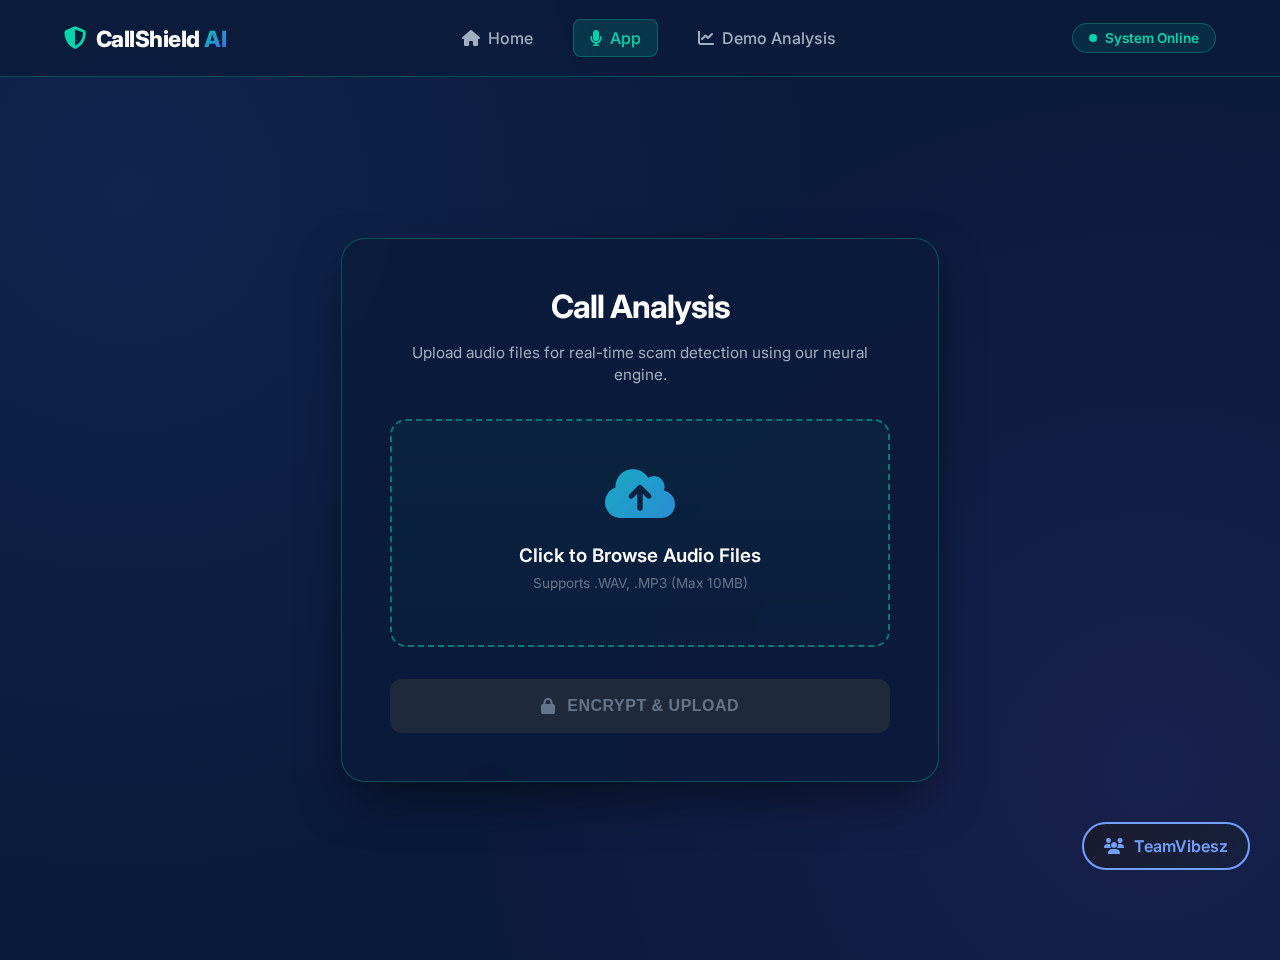
<file: frontend/index.html>
<!DOCTYPE html>
<html lang="en">
<head>
    <meta charset="UTF-8">
    <meta name="viewport" content="width=device-width, initial-scale=1.0">
    <title>CallShield AI | Premium</title>
    <link rel="stylesheet" href="https://cdnjs.cloudflare.com/ajax/libs/font-awesome/6.4.0/css/all.min.css">
    <link href="https://fonts.googleapis.com/css2?family=Inter:wght@400;600;800&display=swap" rel="stylesheet">
    
    <style>
        /* --- PREMIUM THEME VARIABLES --- */
        :root {
            --bg-deep: #0A1A3A;
            --glass-panel: rgba(10, 26, 58, 0.85);
            --border-light: rgba(0, 212, 170, 0.3);
            --primary-gradient: linear-gradient(135deg, #00D4AA 0%, #4361EE 100%);
            --accent-gradient: linear-gradient(135deg, #3b82f6 0%, #00D4AA 100%);
            --danger-gradient: linear-gradient(135deg, #FF4D4D 0%, #EF4444 100%);
            --text-main: #ffffff;
            --text-muted: #A0AEC0;
            --glow-blue: 0 0 20px rgba(0, 212, 170, 0.5);
            --glow-red: 0 0 30px rgba(255, 77, 77, 0.6);
        }

        /* RESET & BASE */
        body {
            margin: 0; font-family: 'Inter', sans-serif;
            background-color: var(--bg-deep);
            background-image: 
                radial-gradient(circle at 10% 20%, rgba(59, 130, 246, 0.1) 0%, transparent 50%),
                radial-gradient(circle at 90% 80%, rgba(139, 92, 246, 0.1) 0%, transparent 50%);
            color: var(--text-main);
            min-height: 100vh;
            overflow-x: hidden;
        }

        /* --- NAVIGATION --- */
        .navbar {
            display: flex; justify-content: space-between; align-items: center;
            padding: 1.2rem 5%;
            background: rgba(10, 26, 58, 0.8);
            backdrop-filter: blur(12px);
            border-bottom: 1px solid var(--border-light);
            position: fixed; top: 0; width: 90%; z-index: 100;
        }

        .logo { font-size: 1.4rem; font-weight: 800; letter-spacing: -0.5px; display: flex; align-items: center; gap: 10px; }
        .logo i { color: #00D4AA; }
        .logo span { background: var(--primary-gradient); -webkit-background-clip: text; -webkit-text-fill-color: transparent; }

        /* --- NAVIGATION LINKS --- */
        .nav-links {
            display: flex;
            gap: 1.5rem;
            align-items: center;
        }
        
        .nav-link {
            color: var(--text-muted);
            text-decoration: none;
            font-weight: 500;
            padding: 8px 16px;
            border-radius: 8px;
            transition: all 0.3s ease;
            display: flex;
            align-items: center;
            gap: 8px;
        }
        
        .nav-link:hover {
            color: #00D4AA;
            background: rgba(0, 212, 170, 0.1);
        }
        
        .nav-link.active {
            background: rgba(0, 212, 170, 0.15);
            color: #00D4AA;
            border: 1px solid rgba(0, 212, 170, 0.3);
        }

        .status-pill {
            background: rgba(0, 212, 170, 0.1); color: #00D4AA;
            padding: 6px 16px; border-radius: 20px; font-size: 0.85rem; font-weight: 600;
            border: 1px solid rgba(0, 212, 170, 0.3);
            display: flex; align-items: center; gap: 8px;
        }
        .pulse-dot {
            width: 8px; height: 8px; background: #00D4AA; border-radius: 50%;
            box-shadow: 0 0 0 rgba(0, 212, 170, 0.4);
            animation: pulse 2s infinite;
        }
        @keyframes pulse { 0% { box-shadow: 0 0 0 0 rgba(0, 212, 170, 0.4); } 70% { box-shadow: 0 0 0 10px rgba(0, 212, 170, 0); } 100% { box-shadow: 0 0 0 0 rgba(0, 212, 170, 0); } }

        /* --- LAYOUTS --- */
        .container-center {
            display: flex; justify-content: center; align-items: center;
            min-height: 100vh; padding-top: 60px; /* offset for navbar */
            animation: slideUp 0.6s cubic-bezier(0.16, 1, 0.3, 1);
        }

        @keyframes slideUp { from { opacity: 0; transform: translateY(20px); } to { opacity: 1; transform: translateY(0); } }

        .glass-card {
            background: var(--glass-panel);
            border: 1px solid var(--border-light);
            backdrop-filter: blur(20px);
            border-radius: 24px;
            padding: 3rem;
            width: 100%; max-width: 500px;
            text-align: center;
            box-shadow: 0 20px 50px -10px rgba(0, 0, 0, 0.5);
            position: relative;
        }

        /* --- UPLOAD PAGE STYLES --- */
        h1 { margin: 0 0 10px 0; font-size: 2rem; letter-spacing: -1px; }
        .subtitle { color: var(--text-muted); font-size: 0.95rem; margin-bottom: 2rem; line-height: 1.5; }

        .upload-zone {
            border: 2px dashed rgba(0, 212, 170, 0.5);
            border-radius: 16px; padding: 2.5rem;
            background: linear-gradient(180deg, rgba(0, 212, 170, 0.05) 0%, rgba(0, 212, 170, 0.02) 100%);
            cursor: pointer; transition: all 0.3s ease;
            margin-bottom: 2rem;
        }
        .upload-zone:hover { border-color: #00D4AA; transform: translateY(-3px); box-shadow: 0 10px 30px -10px rgba(0, 212, 170, 0.3); }

        .btn {
            width: 100%; padding: 18px; border: none; border-radius: 12px;
            font-weight: 700; font-size: 1rem; cursor: pointer;
            display: flex; justify-content: center; align-items: center; gap: 12px;
            transition: all 0.3s ease; text-transform: uppercase; letter-spacing: 0.5px;
        }
        
        .btn-primary { background: var(--primary-gradient); color: white; box-shadow: var(--glow-blue); }
        .btn-primary:hover { transform: translateY(-2px); box-shadow: 0 0 30px rgba(0, 212, 170, 0.6); }

        .btn-success { background: #00D4AA; color: white; cursor: default; }

        .btn-analyze { background: var(--accent-gradient); color: white; box-shadow: 0 0 20px rgba(67, 97, 238, 0.5); }
        .btn-analyze:hover { transform: translateY(-2px); filter: brightness(1.1); }

        .btn-disabled { background: #1e293b; color: #64748b; cursor: not-allowed; }

        /* --- DASHBOARD LAYOUT (2 Column Grid) --- */
        .dashboard-container {
            width: 100%; max-width: 1100px;
            display: grid; grid-template-columns: 350px 1fr; gap: 2rem;
            align-items: start;
        }

        .metric-card {
            background: var(--glass-panel); border: 1px solid var(--border-light);
            border-radius: 20px; padding: 2.5rem 2rem;
            text-align: center; box-shadow: 0 20px 40px rgba(0,0,0,0.4);
        }

        .risk-circle-wrapper { position: relative; width: 180px; height: 180px; margin: 0 auto 2rem; }
        .risk-circle {
            width: 100%; height: 100%; border-radius: 50%;
            border: 8px solid #FF4D4D;
            display: flex; flex-direction: column; justify-content: center; align-items: center;
            box-shadow: var(--glow-red); background: rgba(255, 77, 77, 0.05);
            animation: breathe 3s infinite ease-in-out;
        }
        @keyframes breathe { 0%, 100% { box-shadow: 0 0 20px rgba(255, 77, 77, 0.4); } 50% { box-shadow: 0 0 40px rgba(255, 77, 77, 0.8); } }

        .risk-val { font-size: 3.5rem; font-weight: 800; line-height: 1; text-shadow: 0 0 10px rgba(255, 77, 77, 0.7); }
        .risk-label { font-size: 0.75rem; letter-spacing: 2px; color: var(--text-muted); margin-top: 5px; }

        .alert-badge {
            background: rgba(255, 77, 77, 0.15); color: #FFA5A5;
            padding: 12px; border-radius: 10px; font-weight: 700;
            border: 1px solid rgba(255, 77, 77, 0.4); margin-bottom: 2rem;
            display: flex; justify-content: center; align-items: center; gap: 10px;
        }

        .stats-grid { display: grid; grid-template-columns: 1fr 1fr; border-top: 1px solid var(--border-light); padding-top: 1.5rem; }
        .stat-item h4 { margin: 0; font-size: 1.2rem; }
        .stat-item p { margin: 5px 0 0; font-size: 0.8rem; color: var(--text-muted); }

        .transcript-container {
            background: var(--glass-panel); border: 1px solid var(--border-light);
            border-radius: 20px; overflow: hidden; height: 100%; min-height: 500px;
            display: flex; flex-direction: column;
        }

        .transcript-header {
            padding: 1.5rem; background: rgba(10, 26, 58, 0.5);
            border-bottom: 1px solid var(--border-light);
            display: flex; justify-content: space-between; align-items: center;
        }

        .transcript-body {
            flex-grow: 1; padding: 2rem; overflow-y: auto;
            color: #e2e8f0; line-height: 1.8; font-size: 1rem;
        }

        .speaker { color: #00D4AA; font-weight: 700; margin-top: 1.5rem; font-size: 0.9rem; display: flex; align-items: center; gap: 8px; }
        .highlight { background: rgba(255, 77, 77, 0.25); color: #FFD4D4; padding: 0 4px; border-bottom: 2px solid #FF4D4D; border-radius: 4px; }
        .flag-box { margin-top: 30px; border-top: 1px dashed #475569; padding-top: 20px; font-family: monospace; color: #FF4D4D; font-size: 0.9rem; }

        /* --- UTILS --- */
        .hidden { display: none !important; }

        /* Loader */
        .loader-overlay {
            position: absolute; inset: 0; background: rgba(10, 26, 58, 0.95);
            border-radius: 24px; z-index: 20;
            display: flex; flex-direction: column; justify-content: center; align-items: center;
        }
        .spinner {
            width: 50px; height: 50px; border: 4px solid rgba(0, 212, 170, 0.1);
            border-top-color: #00D4AA; border-radius: 50%;
            animation: spin 0.8s infinite linear; margin-bottom: 1.5rem;
        }
        @keyframes spin { to { transform: rotate(360deg); } }
    </style>
</head>
<body>

    <nav class="navbar">
        <div class="logo">
            <i class="fa-solid fa-shield-halved"></i>
            <div>CallShield <span>AI</span></div>
        </div>
        
        <div class="nav-links">
            <a href="home.html" class="nav-link">
                <i class="fa-solid fa-home"></i> Home
            </a>
            <a href="index.html" class="nav-link active">
                <i class="fa-solid fa-microphone"></i> App
            </a>
            <a href="analysis.html" class="nav-link">
                <i class="fa-solid fa-chart-line"></i> Demo Analysis
            </a>
        </div>
        
        <div class="status-pill">
            <div class="pulse-dot"></div> System Online
        </div>
    </nav>

    <section id="viewUpload" class="container-center">
        <div class="glass-card">
            <h1>Call Analysis</h1>
            <p class="subtitle">Upload audio files for real-time scam detection using our neural engine.</p>

            <div class="upload-zone" onclick="document.getElementById('fileInput').click()">
                <div style="font-size:3.5rem; margin-bottom:15px; background: var(--primary-gradient); -webkit-background-clip: text; -webkit-text-fill-color: transparent;">
                    <i class="fa-solid fa-cloud-arrow-up"></i>
                </div>
                <h3 id="fileName" style="margin:0; font-weight:600;">Click to Browse Audio Files</h3>
                <p style="color:#64748b; font-size:0.85rem; margin-top:8px;">Supports .WAV, .MP3 (Max 10MB)</p>
                <input type="file" id="fileInput" hidden accept=".wav,.mp3">
            </div>

            <button id="btnUpload" class="btn btn-disabled" disabled>
                <i class="fa-solid fa-lock"></i> Encrypt & Upload
            </button>
            
            <button id="btnAnalyze" class="btn btn-analyze hidden">
                <i class="fa-solid fa-microchip"></i> Run Analysis Pipeline
            </button>

            <div id="loader" class="loader-overlay hidden">
                <div class="spinner"></div>
                <h3 style="margin:0 0 5px 0;">Processing Neural Network</h3>
                <p style="color:#94a3b8; font-size:0.9rem;">Analyzing Voice Patterns...</p>
            </div>
        </div>
        <div class="pulse-badge">
    <div class="pulse-ring"></div>
    <div class="pulse-ring delay-1"></div>
    <div class="badge-content">
        <i class="fas fa-users"></i>
        <span>TeamVibesz</span>
    </div>
</div>

<style>
.pulse-badge {
    position: fixed;
    bottom: 30px;
    right: 30px;
    z-index: 1000;
}

.badge-content {
    background: linear-gradient(135deg, #1a1a2e, #16213e);
    color: #70a1ff;
    padding: 12px 20px;
    border-radius: 25px;
    display: flex;
    align-items: center;
    gap: 10px;
    font-weight: 600;
    font-size: 16px;
    border: 2px solid #70a1ff;
    position: relative;
    z-index: 2;
    cursor: pointer;
    transition: all 0.3s ease;
}

.badge-content:hover {
    background: rgba(112, 161, 255, 0.1);
    transform: scale(1.05);
}

.pulse-ring {
    position: absolute;
    width: 100%;
    height: 100%;
    background: #70a1ff;
    border-radius: 25px;
    z-index: 1;
    animation: pulse 2s infinite;
    opacity: 0;
}

.delay-1 {
    animation-delay: 0.5s;
}

@keyframes pulse {
    0% {
        transform: scale(1);
        opacity: 0.5;
    }
    100% {
        transform: scale(1.2);
        opacity: 0;
    }
}
</style>
    </section>

    <section id="viewDashboard" class="container-center hidden" style="align-items: start; padding-top: 100px;">
        <div class="dashboard-container">
            
            <div class="metric-card">
                <h2 style="margin-top:0; margin-bottom:2rem;">Threat Assessment</h2>
                
                <div class="risk-circle-wrapper">
                    <div class="risk-circle">
                        <span class="risk-val">92</span>
                        <span class="risk-label">RISK SCORE</span>
                    </div>
                </div>

                <div class="alert-badge">
                    <i class="fa-solid fa-triangle-exclamation"></i> SCAM DETECTED
                </div>

                <div class="stats-grid">
                    <div class="stat-item" style="border-right: 1px solid var(--border-light);">
                        <h4>98.5%</h4>
                        <p>Confidence</p>
                    </div>
                    <div class="stat-item">
                        <h4>5 Found</h4>
                        <p>Keywords</p>
                    </div>
                </div>

                <div style="margin-top:2rem; display: flex; flex-direction: column; gap: 1rem;">
                    <button onclick="location.reload()" style="background:transparent; border:1px solid #475569; color:#94a3b8; padding:12px 24px; border-radius:8px; cursor:pointer; width:100%; transition:0.2s;">
                        <i class="fa-solid fa-rotate-left"></i> New Analysis
                    </button>
                    <a href="analysis.html" style="background: var(--primary-gradient); color: white; padding:12px 24px; border-radius:8px; text-decoration: none; text-align: center; font-weight: 600; display: flex; align-items: center; justify-content: center; gap: 10px;">
                        <i class="fa-solid fa-chart-line"></i> View Detailed Analysis
                    </a>
                </div>
            </div>

            <div class="transcript-container">
                <div class="transcript-header">
                    <h3 style="margin:0; display:flex; align-items:center; gap:10px;">
                        <i class="fa-solid fa-file-waveform" style="color:#00D4AA;"></i> Live Transcript
                    </h3>
                    <span style="background:#1e293b; color:#94a3b8; padding:4px 10px; border-radius:6px; font-size:0.75rem; font-weight:700;">ENGLISH-US</span>
                </div>

                <div class="transcript-body">
                    <div class="speaker"><i class="fa-regular fa-user"></i> Unknown Caller (00:01)</div>
                    <p>Hello, this is Officer John from the <span class="highlight">IRS</span>.</p>
                    
                    <div class="speaker"><i class="fa-regular fa-user"></i> Unknown Caller (00:05)</div>
                    <p>We have noticed <span class="highlight">suspicious activity</span> on your Social Security number.</p>
    
                    <div class="speaker"><i class="fa-regular fa-user"></i> Unknown Caller (00:12)</div>
                    <p>There is a <span class="highlight">warrant out for your arrest</span>. You must make an immediate payment via <span class="highlight">gift card</span> to avoid jail time.</p>
                    
                    <div class="speaker"><i class="fa-regular fa-user"></i> Unknown Caller (00:18)</div>
                    <p>If you hang up, local officers will be dispatched to your location immediately.</p>

                    <div class="flag-box">
                        <i class="fa-solid fa-bug"></i> [ SYSTEM FLAG: FINANCIAL COERCION DETECTED ]<br>
                        <i class="fa-solid fa-bug"></i> [ SYSTEM FLAG: URGENCY PATTERN MATCHED ]
                    </div>
                </div>
            </div>

        </div>
    </section>

    <script>
        const fileInput = document.getElementById('fileInput');
        const fileName = document.getElementById('fileName');
        const btnUpload = document.getElementById('btnUpload');
        const btnAnalyze = document.getElementById('btnAnalyze');
        const loader = document.getElementById('loader');
        const viewUpload = document.getElementById('viewUpload');
        const viewDashboard = document.getElementById('viewDashboard');

        // 1. File Selection
        fileInput.addEventListener('change', (e) => {
            if(e.target.files[0]) {
                fileName.innerHTML = `<span style="color:#00D4AA">${e.target.files[0].name}</span>`;
                btnUpload.disabled = false;
                btnUpload.classList.remove('btn-disabled');
                btnUpload.classList.add('btn-primary');
            }
        });

        // 2. Upload Animation
        btnUpload.addEventListener('click', () => {
            btnUpload.innerHTML = `<i class="fa-solid fa-check"></i> Upload Successful`;
            btnUpload.classList.remove('btn-primary');
            btnUpload.classList.add('btn-success');
            
            setTimeout(() => {
                btnUpload.classList.add('hidden');
                btnAnalyze.classList.remove('hidden');
            }, 600);
        });

        // 3. Page Switch
        btnAnalyze.addEventListener('click', () => {
            loader.classList.remove('hidden');
            
            setTimeout(() => {
                viewUpload.classList.add('hidden');
                viewDashboard.classList.remove('hidden');
                viewDashboard.classList.add('container-center');
            }, 2000);
        });
    </script>
</body>
</html>
</file>
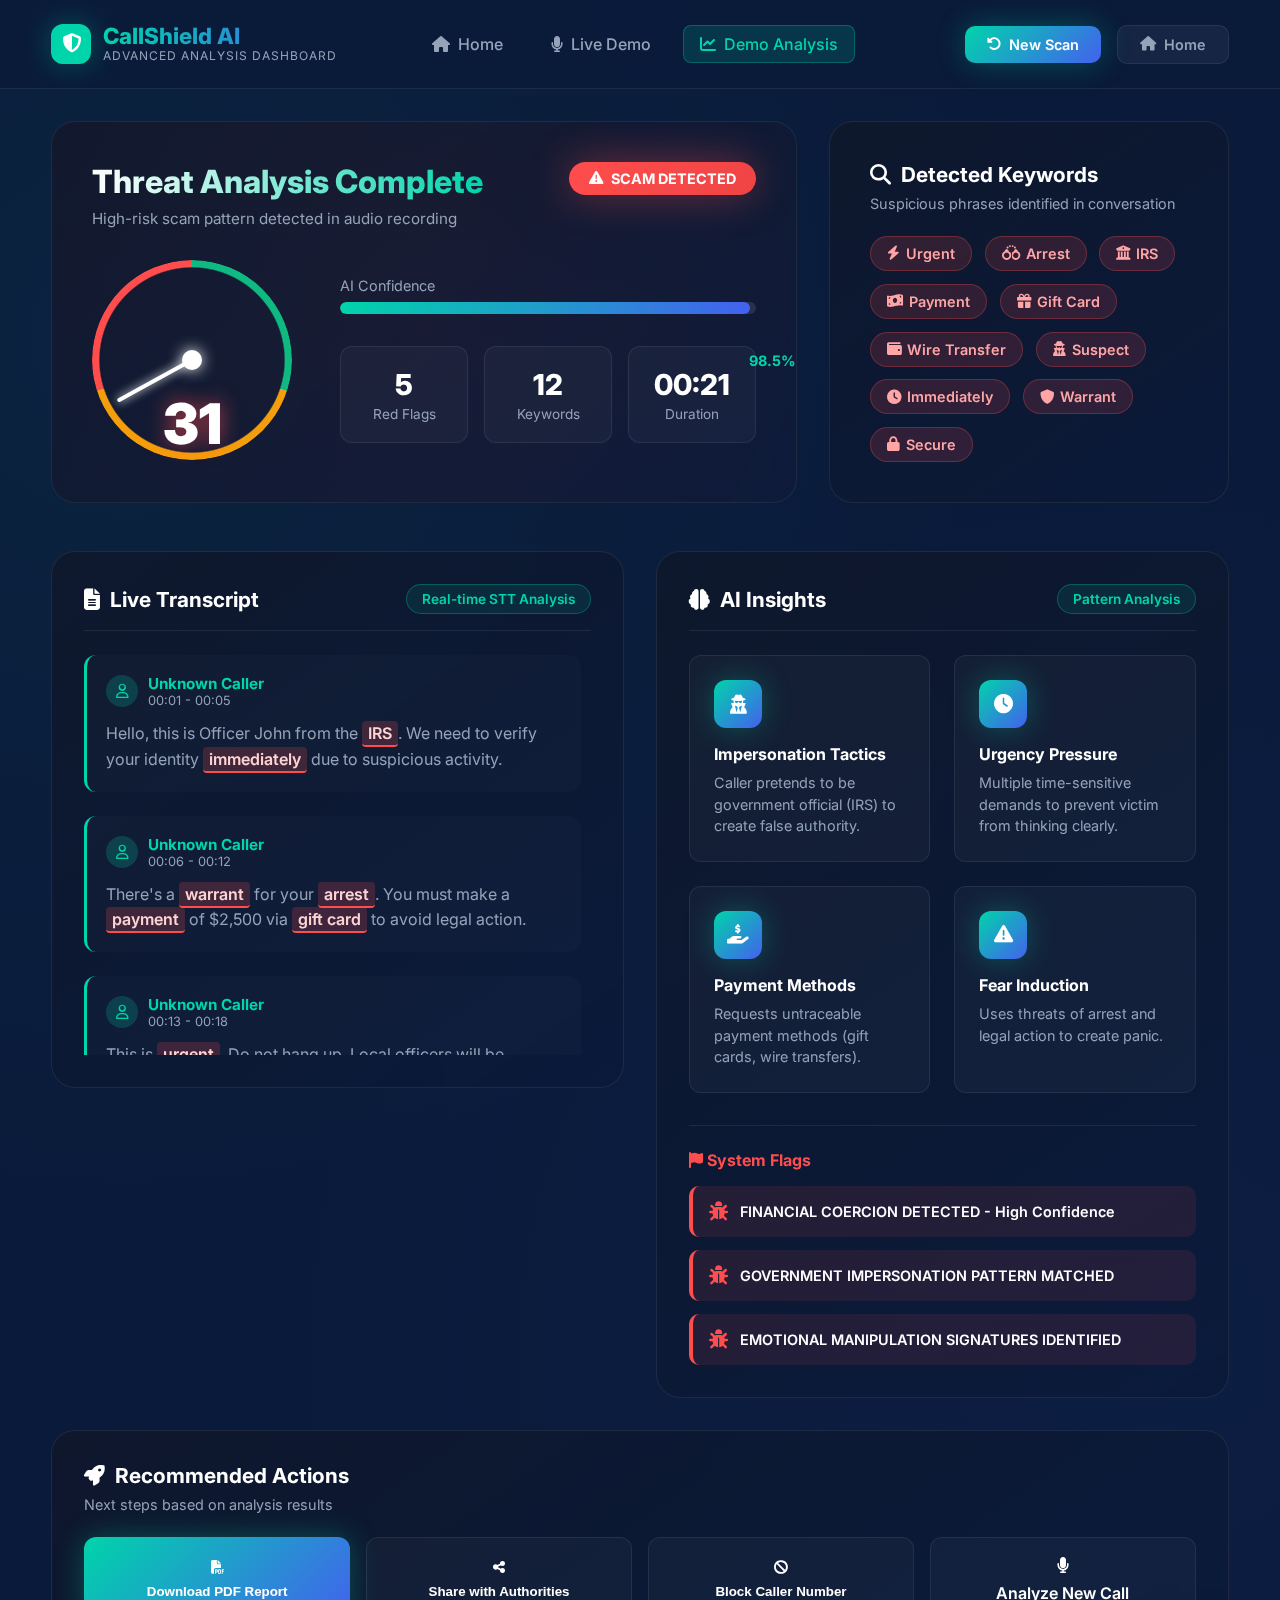
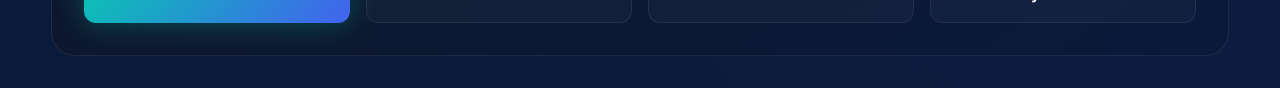
<file: frontend/analysis.html>
<!DOCTYPE html>
<html lang="en">
<head>
    <meta charset="UTF-8">
    <meta name="viewport" content="width=device-width, initial-scale=1.0">
    <title>CallShield AI | Advanced Analysis</title>
    <link rel="stylesheet" href="https://cdnjs.cloudflare.com/ajax/libs/font-awesome/6.4.0/css/all.min.css">
    <link href="https://fonts.googleapis.com/css2?family=Inter:wght@300;400;500;600;700;800;900&display=swap" rel="stylesheet">
    
    <style>
        /* --- PREMIUM VARIABLES --- */
        :root {
            --bg-deep: #0A1A3A;
            --bg-darker: #070F23;
            --glass-dark: rgba(15, 23, 42, 0.85);
            --glass-light: rgba(255, 255, 255, 0.05);
            --border-neon: rgba(0, 212, 170, 0.4);
            --border-subtle: rgba(255, 255, 255, 0.08);
            --primary: #00D4AA;
            --primary-dark: #00B894;
            --accent: #4361EE;
            --danger: #FF4D4D;
            --warning: #F59E0B;
            --success: #10B981;
            --text-main: #FFFFFF;
            --text-dim: #94A3B8;
            --glow-blue: 0 0 30px rgba(0, 212, 170, 0.3);
            --glow-red: 0 0 40px rgba(255, 77, 77, 0.4);
        }

        /* --- BASE & RESET --- */
        * {
            margin: 0;
            padding: 0;
            box-sizing: border-box;
        }

        html {
            scroll-behavior: smooth;
        }

        body {
            font-family: 'Inter', sans-serif;
            background: var(--bg-deep);
            color: var(--text-main);
            min-height: 100vh;
            overflow-x: hidden;
            background-image: 
                radial-gradient(circle at 10% 20%, rgba(0, 212, 170, 0.05) 0%, transparent 50%),
                radial-gradient(circle at 90% 80%, rgba(67, 97, 238, 0.05) 0%, transparent 50%);
            animation: bgPulse 20s infinite alternate;
        }

        @keyframes bgPulse {
            0% { background-position: 0% 0%; }
            100% { background-position: 20px 20px; }
        }

        /* --- NAVIGATION --- */
        .top-nav {
            display: flex;
            justify-content: space-between;
            align-items: center;
            padding: 1.5rem 4%;
            background: rgba(10, 26, 58, 0.8);
            backdrop-filter: blur(15px);
            border-bottom: 1px solid var(--border-subtle);
            position: sticky;
            top: 0;
            z-index: 1000;
        }

        .nav-brand {
            display: flex;
            align-items: center;
            gap: 12px;
        }

        .brand-icon {
            width: 40px;
            height: 40px;
            background: var(--primary);
            border-radius: 12px;
            display: flex;
            align-items: center;
            justify-content: center;
            font-size: 1.2rem;
            box-shadow: var(--glow-blue);
        }

        .brand-text h1 {
            font-size: 1.4rem;
            font-weight: 800;
            background: linear-gradient(90deg, var(--primary), var(--accent));
            -webkit-background-clip: text;
            background-clip: text;
            color: transparent;
            line-height: 1;
        }

        .brand-text p {
            font-size: 0.75rem;
            color: var(--text-dim);
            letter-spacing: 1px;
        }

        /* --- NAVIGATION LINKS --- */
        .nav-links {
            display: flex;
            gap: 1rem;
            margin-right: 2rem;
        }
        
        .nav-link {
            color: var(--text-dim);
            text-decoration: none;
            font-weight: 500;
            padding: 8px 16px;
            border-radius: 8px;
            transition: all 0.3s ease;
            display: flex;
            align-items: center;
            gap: 8px;
        }
        
        .nav-link:hover {
            color: #00D4AA;
            background: rgba(0, 212, 170, 0.1);
        }
        
        .nav-link.active {
            background: rgba(0, 212, 170, 0.15);
            color: #00D4AA;
            border: 1px solid rgba(0, 212, 170, 0.3);
        }

        .nav-actions {
            display: flex;
            gap: 1rem;
            align-items: center;
        }

        .nav-btn {
            padding: 10px 22px;
            border-radius: 10px;
            text-decoration: none;
            font-weight: 600;
            font-size: 0.9rem;
            display: flex;
            align-items: center;
            gap: 8px;
            transition: all 0.3s cubic-bezier(0.4, 0, 0.2, 1);
        }

        .nav-btn-primary {
            background: linear-gradient(135deg, var(--primary), var(--accent));
            color: white;
            box-shadow: var(--glow-blue);
        }

        .nav-btn-primary:hover {
            transform: translateY(-2px);
            box-shadow: 0 10px 25px rgba(0, 212, 170, 0.4);
        }

        .nav-btn-secondary {
            background: rgba(255, 255, 255, 0.05);
            color: var(--text-dim);
            border: 1px solid var(--border-subtle);
        }

        .nav-btn-secondary:hover {
            background: rgba(255, 255, 255, 0.1);
            border-color: var(--border-neon);
        }

        /* --- MAIN LAYOUT --- */
        .dashboard {
            padding: 2rem 4%;
            max-width: 1400px;
            margin: 0 auto;
        }

        /* --- HERO METRICS SECTION --- */
        .hero-metrics {
            display: grid;
            grid-template-columns: 1fr 400px;
            gap: 2rem;
            margin-bottom: 3rem;
        }

        .risk-hero {
            background: linear-gradient(145deg, var(--glass-dark), rgba(10, 26, 58, 0.9));
            border-radius: 24px;
            padding: 2.5rem;
            border: 1px solid var(--border-subtle);
            backdrop-filter: blur(20px);
            position: relative;
            overflow: hidden;
        }

        .risk-hero::before {
            content: '';
            position: absolute;
            top: -50%;
            left: -50%;
            width: 200%;
            height: 200%;
            background: radial-gradient(circle, var(--danger) 0%, transparent 70%);
            opacity: 0.05;
            animation: rotate 20s linear infinite;
        }

        @keyframes rotate {
            from { transform: rotate(0deg); }
            to { transform: rotate(360deg); }
        }

        .risk-header {
            display: flex;
            justify-content: space-between;
            align-items: flex-start;
            margin-bottom: 2rem;
            position: relative;
            z-index: 2;
        }

        .risk-title h2 {
            font-size: 2rem;
            font-weight: 800;
            margin-bottom: 0.5rem;
            background: linear-gradient(90deg, #fff, var(--primary));
            -webkit-background-clip: text;
            background-clip: text;
            color: transparent;
        }

        .risk-title p {
            color: var(--text-dim);
            font-size: 0.95rem;
        }

        .risk-badge {
            background: linear-gradient(135deg, var(--danger), #EF4444);
            color: white;
            padding: 8px 20px;
            border-radius: 30px;
            font-weight: 700;
            font-size: 0.9rem;
            display: flex;
            align-items: center;
            gap: 8px;
            box-shadow: var(--glow-red);
        }

        /* RISK VISUALIZATION */
        .risk-visual {
            display: flex;
            align-items: center;
            gap: 3rem;
            position: relative;
            z-index: 2;
        }

        .gauge-container {
            position: relative;
            width: 200px;
            height: 200px;
        }

        .gauge-background {
            width: 100%;
            height: 100%;
            border-radius: 50%;
            background: conic-gradient(
                #10B981 0% 30%,
                #F59E0B 30% 70%,
                var(--danger) 70% 100%
            );
            mask: radial-gradient(transparent 65%, black 66%);
            -webkit-mask: radial-gradient(transparent 65%, black 66%);
        }

        .gauge-needle {
            position: absolute;
            top: 50%;
            left: 50%;
            width: 4px;
            height: 85px;
            background: white;
            transform-origin: bottom center;
            transform: translate(-50%, -100%) rotate(calc(92deg * 3.6 - 90deg));
            border-radius: 4px;
            box-shadow: 0 0 10px white;
            transition: transform 1.5s cubic-bezier(0.34, 1.56, 0.64, 1);
        }

        .gauge-center {
            position: absolute;
            top: 50%;
            left: 50%;
            transform: translate(-50%, -50%);
            width: 20px;
            height: 20px;
            background: white;
            border-radius: 50%;
            box-shadow: 0 0 15px white;
        }

        .gauge-value {
            position: absolute;
            top: 50%;
            left: 50%;
            transform: translate(-50%, 30px);
            font-size: 3.5rem;
            font-weight: 900;
            text-shadow: 0 0 20px rgba(255, 77, 77, 0.7);
        }

        /* RISK DETAILS */
        .risk-details {
            flex: 1;
        }

        .confidence-meter {
            margin-bottom: 2rem;
        }

        .confidence-label {
            display: flex;
            justify-content: space-between;
            margin-bottom: 0.5rem;
            font-size: 0.9rem;
            color: var(--text-dim);
        }

        .meter-bar {
            height: 12px;
            background: rgba(255, 255, 255, 0.1);
            border-radius: 6px;
            overflow: hidden;
            position: relative;
        }

        .meter-fill {
            height: 100%;
            width: 98.5%;
            background: linear-gradient(90deg, var(--primary), var(--accent));
            border-radius: 6px;
            position: relative;
            animation: fillWidth 1.5s ease-out;
        }

        @keyframes fillWidth {
            from { width: 0%; }
            to { width: 98.5%; }
        }

        .confidence-value {
            position: absolute;
            right: -40px;
            top: 50%;
            transform: translateY(-50%);
            font-weight: 700;
            color: var(--primary);
        }

        /* QUICK STATS */
        .quick-stats {
            display: grid;
            grid-template-columns: repeat(3, 1fr);
            gap: 1rem;
        }

        .stat-card {
            background: rgba(255, 255, 255, 0.03);
            border: 1px solid var(--border-subtle);
            border-radius: 12px;
            padding: 1.2rem;
            text-align: center;
            transition: all 0.3s ease;
        }

        .stat-card:hover {
            background: rgba(255, 255, 255, 0.06);
            border-color: var(--border-neon);
            transform: translateY(-3px);
        }

        .stat-value {
            font-size: 1.8rem;
            font-weight: 800;
            margin-bottom: 0.3rem;
        }

        .stat-label {
            font-size: 0.85rem;
            color: var(--text-dim);
        }

        /* KEYWORDS PANEL */
        .keywords-panel {
            background: linear-gradient(145deg, var(--glass-dark), rgba(10, 26, 58, 0.9));
            border-radius: 24px;
            padding: 2.5rem;
            border: 1px solid var(--border-subtle);
            backdrop-filter: blur(20px);
        }

        .panel-header {
            margin-bottom: 1.5rem;
        }

        .panel-header h3 {
            font-size: 1.3rem;
            font-weight: 700;
            display: flex;
            align-items: center;
            gap: 10px;
            margin-bottom: 0.5rem;
        }

        .panel-header p {
            color: var(--text-dim);
            font-size: 0.9rem;
        }

        .keywords-cloud {
            display: flex;
            flex-wrap: wrap;
            gap: 0.8rem;
        }

        .keyword-tag {
            background: rgba(255, 77, 77, 0.15);
            color: #FFA5A5;
            padding: 8px 16px;
            border-radius: 20px;
            font-size: 0.9rem;
            font-weight: 600;
            border: 1px solid rgba(255, 77, 77, 0.3);
            transition: all 0.3s ease;
            display: flex;
            align-items: center;
            gap: 6px;
        }

        .keyword-tag:hover {
            background: rgba(255, 77, 77, 0.25);
            transform: scale(1.05);
            box-shadow: 0 5px 15px rgba(255, 77, 77, 0.2);
        }

        /* --- MAIN CONTENT GRID --- */
        .content-grid {
            display: grid;
            grid-template-columns: 1fr 1fr;
            gap: 2rem;
        }

        /* TRANSCRIPT CARD */
        .transcript-card {
            background: linear-gradient(145deg, var(--glass-dark), rgba(10, 26, 58, 0.9));
            border-radius: 24px;
            padding: 2rem;
            border: 1px solid var(--border-subtle);
            backdrop-filter: blur(20px);
            height: fit-content;
        }

        .card-header {
            display: flex;
            justify-content: space-between;
            align-items: center;
            margin-bottom: 1.5rem;
            padding-bottom: 1rem;
            border-bottom: 1px solid var(--border-subtle);
        }

        .card-header h3 {
            font-size: 1.3rem;
            font-weight: 700;
            display: flex;
            align-items: center;
            gap: 10px;
        }

        .card-badge {
            background: rgba(0, 212, 170, 0.1);
            color: var(--primary);
            padding: 6px 15px;
            border-radius: 20px;
            font-size: 0.85rem;
            font-weight: 600;
            border: 1px solid rgba(0, 212, 170, 0.3);
        }

        .transcript-content {
            max-height: 400px;
            overflow-y: auto;
            padding-right: 10px;
        }

        .transcript-content::-webkit-scrollbar {
            width: 6px;
        }

        .transcript-content::-webkit-scrollbar-track {
            background: rgba(255, 255, 255, 0.05);
            border-radius: 10px;
        }

        .transcript-content::-webkit-scrollbar-thumb {
            background: linear-gradient(var(--primary), var(--accent));
            border-radius: 10px;
        }

        .message-block {
            margin-bottom: 1.5rem;
            padding: 1.2rem;
            background: rgba(255, 255, 255, 0.02);
            border-radius: 12px;
            border-left: 3px solid var(--primary);
        }

        .speaker-info {
            display: flex;
            align-items: center;
            gap: 10px;
            margin-bottom: 0.8rem;
        }

        .speaker-avatar {
            width: 32px;
            height: 32px;
            background: rgba(0, 212, 170, 0.2);
            border-radius: 50%;
            display: flex;
            align-items: center;
            justify-content: center;
            color: var(--primary);
            font-size: 0.9rem;
        }

        .speaker-meta {
            flex: 1;
        }

        .speaker-name {
            font-weight: 700;
            font-size: 0.95rem;
            color: var(--primary);
        }

        .speaker-time {
            font-size: 0.8rem;
            color: var(--text-dim);
        }

        .message-text {
            line-height: 1.6;
            color: var(--text-dim);
        }

        .highlighted-word {
            background: rgba(255, 77, 77, 0.2);
            color: #FFD4D4;
            padding: 2px 6px;
            border-radius: 4px;
            font-weight: 600;
            border-bottom: 2px solid var(--danger);
        }

        /* ANALYSIS INSIGHTS */
        .insights-card {
            background: linear-gradient(145deg, var(--glass-dark), rgba(10, 26, 58, 0.9));
            border-radius: 24px;
            padding: 2rem;
            border: 1px solid var(--border-subtle);
            backdrop-filter: blur(20px);
        }

        .insights-grid {
            display: grid;
            grid-template-columns: repeat(2, 1fr);
            gap: 1.5rem;
        }

        .insight-item {
            background: rgba(255, 255, 255, 0.03);
            border: 1px solid var(--border-subtle);
            border-radius: 12px;
            padding: 1.5rem;
            transition: all 0.3s ease;
        }

        .insight-item:hover {
            background: rgba(255, 255, 255, 0.06);
            border-color: var(--border-neon);
            transform: translateY(-3px);
        }

        .insight-icon {
            width: 48px;
            height: 48px;
            background: linear-gradient(135deg, var(--primary), var(--accent));
            border-radius: 12px;
            display: flex;
            align-items: center;
            justify-content: center;
            margin-bottom: 1rem;
            font-size: 1.2rem;
            box-shadow: var(--glow-blue);
        }

        .insight-title {
            font-size: 1rem;
            font-weight: 700;
            margin-bottom: 0.5rem;
            color: var(--text-main);
        }

        .insight-desc {
            font-size: 0.9rem;
            color: var(--text-dim);
            line-height: 1.5;
        }

        /* FLAGS SECTION */
        .flags-section {
            margin-top: 2rem;
            padding-top: 1.5rem;
            border-top: 1px solid var(--border-subtle);
        }

        .flags-list {
            display: flex;
            flex-direction: column;
            gap: 0.8rem;
        }

        .flag-item {
            display: flex;
            align-items: center;
            gap: 12px;
            padding: 1rem;
            background: rgba(255, 77, 77, 0.1);
            border-radius: 10px;
            border-left: 4px solid var(--danger);
        }

        .flag-icon {
            color: var(--danger);
            font-size: 1.2rem;
        }

        .flag-text {
            flex: 1;
            font-size: 0.9rem;
            font-weight: 600;
        }

        /* --- ACTIONS PANEL --- */
        .actions-panel {
            background: linear-gradient(145deg, var(--glass-dark), rgba(10, 26, 58, 0.9));
            border-radius: 24px;
            padding: 2rem;
            border: 1px solid var(--border-subtle);
            backdrop-filter: blur(20px);
            margin-top: 2rem;
        }

        .actions-grid {
            display: grid;
            grid-template-columns: repeat(auto-fit, minmax(200px, 1fr));
            gap: 1rem;
        }

        .action-btn {
            padding: 1.2rem;
            border-radius: 12px;
            text-decoration: none;
            font-weight: 600;
            display: flex;
            flex-direction: column;
            align-items: center;
            justify-content: center;
            gap: 10px;
            transition: all 0.3s ease;
            text-align: center;
            border: none;
            cursor: pointer;
            background: rgba(255, 255, 255, 0.03);
            border: 1px solid var(--border-subtle);
            color: var(--text-main);
        }

        .action-btn:hover {
            background: rgba(255, 255, 255, 0.08);
            border-color: var(--border-neon);
            transform: translateY(-3px);
        }

        .action-btn-primary {
            background: linear-gradient(135deg, var(--primary), var(--accent));
            border: none;
            box-shadow: var(--glow-blue);
        }

        .action-btn-primary:hover {
            box-shadow: 0 10px 25px rgba(0, 212, 170, 0.4);
        }

        /* --- RESPONSIVE --- */
        @media (max-width: 1200px) {
            .hero-metrics {
                grid-template-columns: 1fr;
            }
            
            .content-grid {
                grid-template-columns: 1fr;
            }
            
            .top-nav {
                flex-wrap: wrap;
                gap: 1rem;
            }
            
            .nav-links {
                order: 3;
                width: 100%;
                justify-content: center;
            }
        }

        @media (max-width: 768px) {
            .top-nav {
                flex-direction: column;
                gap: 1rem;
                padding: 1rem;
            }
            
            .nav-actions {
                width: 100%;
                justify-content: center;
            }
            
            .risk-visual {
                flex-direction: column;
                text-align: center;
            }
            
            .quick-stats {
                grid-template-columns: repeat(2, 1fr);
            }
            
            .insights-grid {
                grid-template-columns: 1fr;
            }
        }

        /* --- ANIMATIONS --- */
        @keyframes fadeInUp {
            from {
                opacity: 0;
                transform: translateY(30px);
            }
            to {
                opacity: 1;
                transform: translateY(0);
            }
        }

        .fade-in {
            animation: fadeInUp 0.6s ease-out forwards;
        }

        .delay-1 { animation-delay: 0.1s; }
        .delay-2 { animation-delay: 0.2s; }
        .delay-3 { animation-delay: 0.3s; }
        .delay-4 { animation-delay: 0.4s; }
        .delay-5 { animation-delay: 0.5s; }
    </style>
</head>
<body>
    <!-- NAVIGATION -->
    <nav class="top-nav fade-in">
        <div class="nav-brand">
            <div class="brand-icon">
                <i class="fa-solid fa-shield-halved"></i>
            </div>
            <div class="brand-text">
                <h1>CallShield AI</h1>
                <p>ADVANCED ANALYSIS DASHBOARD</p>
            </div>
        </div>
        
        <!-- NAVIGATION LINKS -->
        <div class="nav-links">
            <a href="home.html" class="nav-link">
                <i class="fa-solid fa-home"></i> Home
            </a>
            <a href="index.html" class="nav-link">
                <i class="fa-solid fa-microphone"></i> Live Demo
            </a>
            <a href="analysis.html" class="nav-link active">
                <i class="fa-solid fa-chart-line"></i> Demo Analysis
            </a>
        </div>
        
        <div class="nav-actions">
            <a href="index.html" class="nav-btn nav-btn-primary">
                <i class="fa-solid fa-rotate-left"></i> New Scan
            </a>
            <a href="home.html" class="nav-btn nav-btn-secondary">
                <i class="fa-solid fa-home"></i> Home
            </a>
        </div>
    </nav>

    <!-- MAIN DASHBOARD -->
    <main class="dashboard">
        <!-- HERO METRICS -->
        <section class="hero-metrics">
            <div class="risk-hero fade-in">
                <div class="risk-header">
                    <div class="risk-title">
                        <h2>Threat Analysis Complete</h2>
                        <p>High-risk scam pattern detected in audio recording</p>
                    </div>
                    <div class="risk-badge">
                        <i class="fa-solid fa-triangle-exclamation"></i>
                        SCAM DETECTED
                    </div>
                </div>
                
                <div class="risk-visual">
                    <div class="gauge-container">
                        <div class="gauge-background"></div>
                        <div class="gauge-needle"></div>
                        <div class="gauge-center"></div>
                        <div class="gauge-value">92</div>
                    </div>
                    
                    <div class="risk-details">
                        <div class="confidence-meter">
                            <div class="confidence-label">
                                <span>AI Confidence</span>
                                <span class="confidence-value">98.5%</span>
                            </div>
                            <div class="meter-bar">
                                <div class="meter-fill"></div>
                            </div>
                        </div>
                        
                        <div class="quick-stats">
                            <div class="stat-card delay-1">
                                <div class="stat-value">5</div>
                                <div class="stat-label">Red Flags</div>
                            </div>
                            <div class="stat-card delay-2">
                                <div class="stat-value">12</div>
                                <div class="stat-label">Keywords</div>
                            </div>
                            <div class="stat-card delay-3">
                                <div class="stat-value">00:21</div>
                                <div class="stat-label">Duration</div>
                            </div>
                        </div>
                    </div>
                </div>
            </div>
            
            <div class="keywords-panel fade-in delay-1">
                <div class="panel-header">
                    <h3><i class="fa-solid fa-magnifying-glass"></i> Detected Keywords</h3>
                    <p>Suspicious phrases identified in conversation</p>
                </div>
                <div class="keywords-cloud">
                    <span class="keyword-tag"><i class="fa-solid fa-bolt"></i> Urgent</span>
                    <span class="keyword-tag"><i class="fa-solid fa-handcuffs"></i> Arrest</span>
                    <span class="keyword-tag"><i class="fa-solid fa-building-columns"></i> IRS</span>
                    <span class="keyword-tag"><i class="fa-solid fa-money-bill-wave"></i> Payment</span>
                    <span class="keyword-tag"><i class="fa-solid fa-gift"></i> Gift Card</span>
                    <span class="keyword-tag"><i class="fa-solid fa-wallet"></i> Wire Transfer</span>
                    <span class="keyword-tag"><i class="fa-solid fa-user-secret"></i> Suspect</span>
                    <span class="keyword-tag"><i class="fa-solid fa-clock"></i> Immediately</span>
                    <span class="keyword-tag"><i class="fa-solid fa-shield"></i> Warrant</span>
                    <span class="keyword-tag"><i class="fa-solid fa-lock"></i> Secure</span>
                </div>
            </div>
        </section>

        <!-- CONTENT GRID -->
        <section class="content-grid">
            <!-- TRANSCRIPT -->
            <div class="transcript-card fade-in delay-2">
                <div class="card-header">
                    <h3><i class="fa-solid fa-file-lines"></i> Live Transcript</h3>
                    <span class="card-badge">Real-time STT Analysis</span>
                </div>
                
                <div class="transcript-content">
                    <div class="message-block">
                        <div class="speaker-info">
                            <div class="speaker-avatar">
                                <i class="fa-regular fa-user"></i>
                            </div>
                            <div class="speaker-meta">
                                <div class="speaker-name">Unknown Caller</div>
                                <div class="speaker-time">00:01 - 00:05</div>
                            </div>
                        </div>
                        <div class="message-text">
                            Hello, this is Officer John from the <span class="highlighted-word">IRS</span>. We need to verify your identity <span class="highlighted-word">immediately</span> due to suspicious activity.
                        </div>
                    </div>
                    
                    <div class="message-block">
                        <div class="speaker-info">
                            <div class="speaker-avatar">
                                <i class="fa-regular fa-user"></i>
                            </div>
                            <div class="speaker-meta">
                                <div class="speaker-name">Unknown Caller</div>
                                <div class="speaker-time">00:06 - 00:12</div>
                            </div>
                        </div>
                        <div class="message-text">
                            There's a <span class="highlighted-word">warrant</span> for your <span class="highlighted-word">arrest</span>. You must make a <span class="highlighted-word">payment</span> of $2,500 via <span class="highlighted-word">gift card</span> to avoid legal action.
                        </div>
                    </div>
                    
                    <div class="message-block">
                        <div class="speaker-info">
                            <div class="speaker-avatar">
                                <i class="fa-regular fa-user"></i>
                            </div>
                            <div class="speaker-meta">
                                <div class="speaker-name">Unknown Caller</div>
                                <div class="speaker-time">00:13 - 00:18</div>
                            </div>
                        </div>
                        <div class="message-text">
                            This is <span class="highlighted-word">urgent</span>. Do not hang up. Local officers will be dispatched if you don't comply <span class="highlighted-word">right now</span>.
                        </div>
                    </div>
                    
                    <div class="message-block">
                        <div class="speaker-info">
                            <div class="speaker-avatar">
                                <i class="fa-regular fa-user"></i>
                            </div>
                            <div class="speaker-meta">
                                <div class="speaker-name">Unknown Caller</div>
                                <div class="speaker-time">00:19 - 00:21</div>
                            </div>
                        </div>
                        <div class="message-text">
                            Give me your credit card details or <span class="highlighted-word">wire transfer</span> information immediately. This call is being recorded.
                        </div>
                    </div>
                </div>
            </div>

            <!-- INSIGHTS -->
            <div class="insights-card fade-in delay-3">
                <div class="card-header">
                    <h3><i class="fa-solid fa-brain"></i> AI Insights</h3>
                    <span class="card-badge">Pattern Analysis</span>
                </div>
                
                <div class="insights-grid">
                    <div class="insight-item">
                        <div class="insight-icon">
                            <i class="fa-solid fa-user-secret"></i>
                        </div>
                        <div class="insight-title">Impersonation Tactics</div>
                        <div class="insight-desc">Caller pretends to be government official (IRS) to create false authority.</div>
                    </div>
                    
                    <div class="insight-item">
                        <div class="insight-icon">
                            <i class="fa-solid fa-clock"></i>
                        </div>
                        <div class="insight-title">Urgency Pressure</div>
                        <div class="insight-desc">Multiple time-sensitive demands to prevent victim from thinking clearly.</div>
                    </div>
                    
                    <div class="insight-item">
                        <div class="insight-icon">
                            <i class="fa-solid fa-hand-holding-dollar"></i>
                        </div>
                        <div class="insight-title">Payment Methods</div>
                        <div class="insight-desc">Requests untraceable payment methods (gift cards, wire transfers).</div>
                    </div>
                    
                    <div class="insight-item">
                        <div class="insight-icon">
                            <i class="fa-solid fa-triangle-exclamation"></i>
                        </div>
                        <div class="insight-title">Fear Induction</div>
                        <div class="insight-desc">Uses threats of arrest and legal action to create panic.</div>
                    </div>
                </div>
                
                <div class="flags-section">
                    <h4 style="margin-bottom: 1rem; color: var(--danger);">
                        <i class="fa-solid fa-flag"></i> System Flags
                    </h4>
                    <div class="flags-list">
                        <div class="flag-item">
                            <i class="fa-solid fa-bug flag-icon"></i>
                            <div class="flag-text">FINANCIAL COERCION DETECTED - High Confidence</div>
                        </div>
                        <div class="flag-item">
                            <i class="fa-solid fa-bug flag-icon"></i>
                            <div class="flag-text">GOVERNMENT IMPERSONATION PATTERN MATCHED</div>
                        </div>
                        <div class="flag-item">
                            <i class="fa-solid fa-bug flag-icon"></i>
                            <div class="flag-text">EMOTIONAL MANIPULATION SIGNATURES IDENTIFIED</div>
                        </div>
                    </div>
                </div>
            </div>
        </section>

        <!-- ACTIONS -->
        <section class="actions-panel fade-in delay-4">
            <div class="panel-header">
                <h3><i class="fa-solid fa-rocket"></i> Recommended Actions</h3>
                <p>Next steps based on analysis results</p>
            </div>
            
            <div class="actions-grid">
                <button class="action-btn action-btn-primary" onclick="downloadReport()">
                    <i class="fa-solid fa-file-pdf"></i>
                    <span>Download PDF Report</span>
                </button>
                
                <button class="action-btn" onclick="shareAnalysis()">
                    <i class="fa-solid fa-share-nodes"></i>
                    <span>Share with Authorities</span>
                </button>
                
                <button class="action-btn" onclick="blockNumber()">
                    <i class="fa-solid fa-ban"></i>
                    <span>Block Caller Number</span>
                </button>
                
                <a href="index.html" class="action-btn">
                    <i class="fa-solid fa-microphone"></i>
                    <span>Analyze New Call</span>
                </a>
            </div>
        </section>
    </main>

    <script>
        // Initialize gauge needle animation
        document.addEventListener('DOMContentLoaded', function() {
            // Animate gauge needle
            const needle = document.querySelector('.gauge-needle');
            setTimeout(() => {
                needle.style.transform = 'translate(-50%, -100%) rotate(calc(92deg * 3.6 - 90deg))';
            }, 500);

            // Animate risk value counter
            const riskValue = document.querySelector('.gauge-value');
            let count = 0;
            const target = 92;
            const duration = 2000;
            const increment = target / (duration / 16);
            
            const counter = setInterval(() => {
                count += increment;
                if (count >= target) {
                    count = target;
                    clearInterval(counter);
                }
                riskValue.textContent = Math.floor(count);
            }, 16);

            // Add hover effects to cards
            const cards = document.querySelectorAll('.stat-card, .insight-item');
            cards.forEach(card => {
                card.addEventListener('mouseenter', () => {
                    card.style.transform = 'translateY(-5px)';
                });
                card.addEventListener('mouseleave', () => {
                    card.style.transform = 'translateY(0)';
                });
            });

            // Add scroll animation for elements
            const observerOptions = {
                threshold: 0.1,
                rootMargin: '0px 0px -50px 0px'
            };

            const observer = new IntersectionObserver((entries) => {
                entries.forEach(entry => {
                    if (entry.isIntersecting) {
                        entry.target.classList.add('fade-in');
                    }
                });
            }, observerOptions);

            document.querySelectorAll('.stat-card, .insight-item, .keyword-tag').forEach(el => {
                observer.observe(el);
            });
        });

        // Action button functions
        function downloadReport() {
            const btn = event.target.closest('.action-btn');
            btn.innerHTML = '<i class="fa-solid fa-check"></i><span>Report Downloaded</span>';
            btn.style.background = 'linear-gradient(135deg, var(--success), #10B981)';
            
            setTimeout(() => {
                btn.innerHTML = '<i class="fa-solid fa-file-pdf"></i><span>Download PDF Report</span>';
                btn.style.background = 'linear-gradient(135deg, var(--primary), var(--accent))';
            }, 2000);
        }

        function shareAnalysis() {
            const btn = event.target.closest('.action-btn');
            btn.innerHTML = '<i class="fa-solid fa-check"></i><span>Shared Successfully</span>';
            btn.style.background = 'linear-gradient(135deg, var(--accent), #3B82F6)';
            
            setTimeout(() => {
                btn.innerHTML = '<i class="fa-solid fa-share-nodes"></i><span>Share with Authorities</span>';
                btn.style.background = 'rgba(255, 255, 255, 0.03)';
            }, 2000);
        }

        function blockNumber() {
            const btn = event.target.closest('.action-btn');
            btn.innerHTML = '<i class="fa-solid fa-check"></i><span>Number Blocked</span>';
            btn.style.background = 'linear-gradient(135deg, var(--danger), #EF4444)';
            
            setTimeout(() => {
                btn.innerHTML = '<i class="fa-solid fa-ban"></i><span>Block Caller Number</span>';
                btn.style.background = 'rgba(255, 255, 255, 0.03)';
            }, 2000);
        }
    </script>
</body>
</html>
</file>
